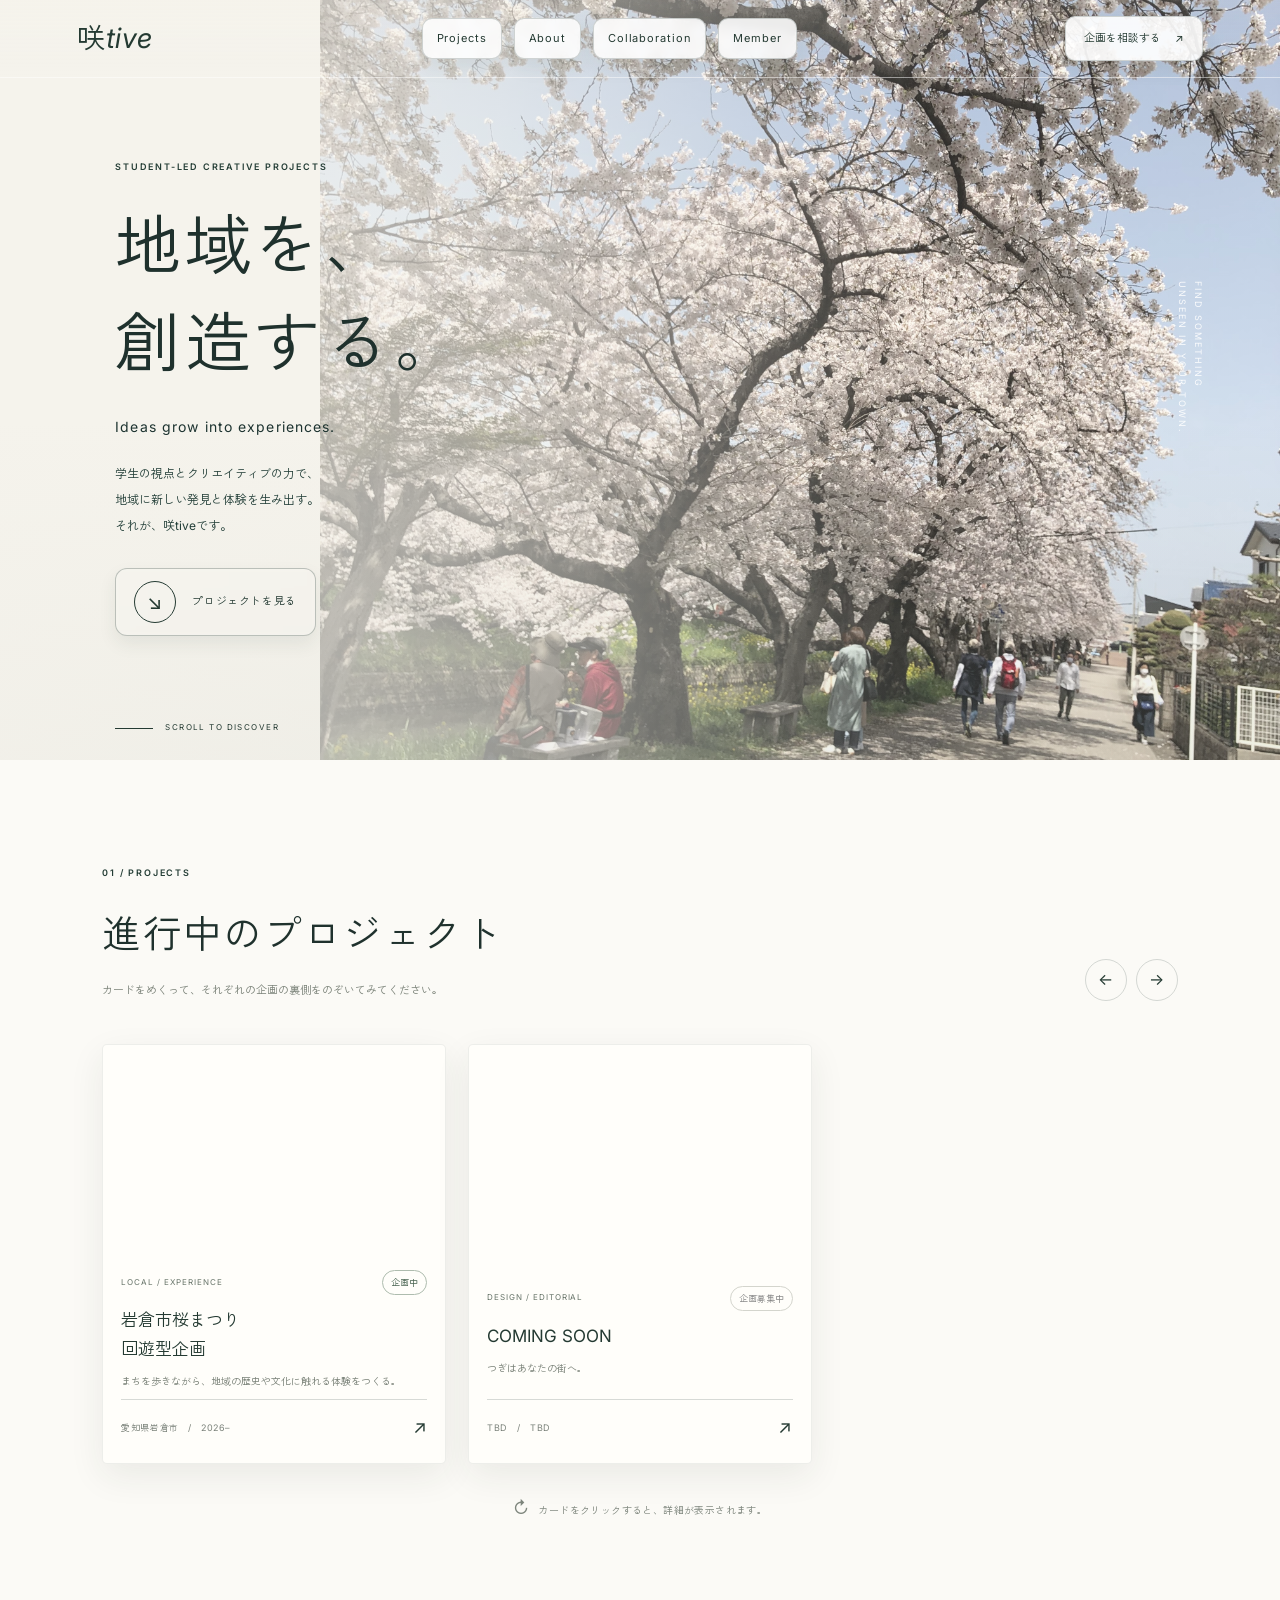
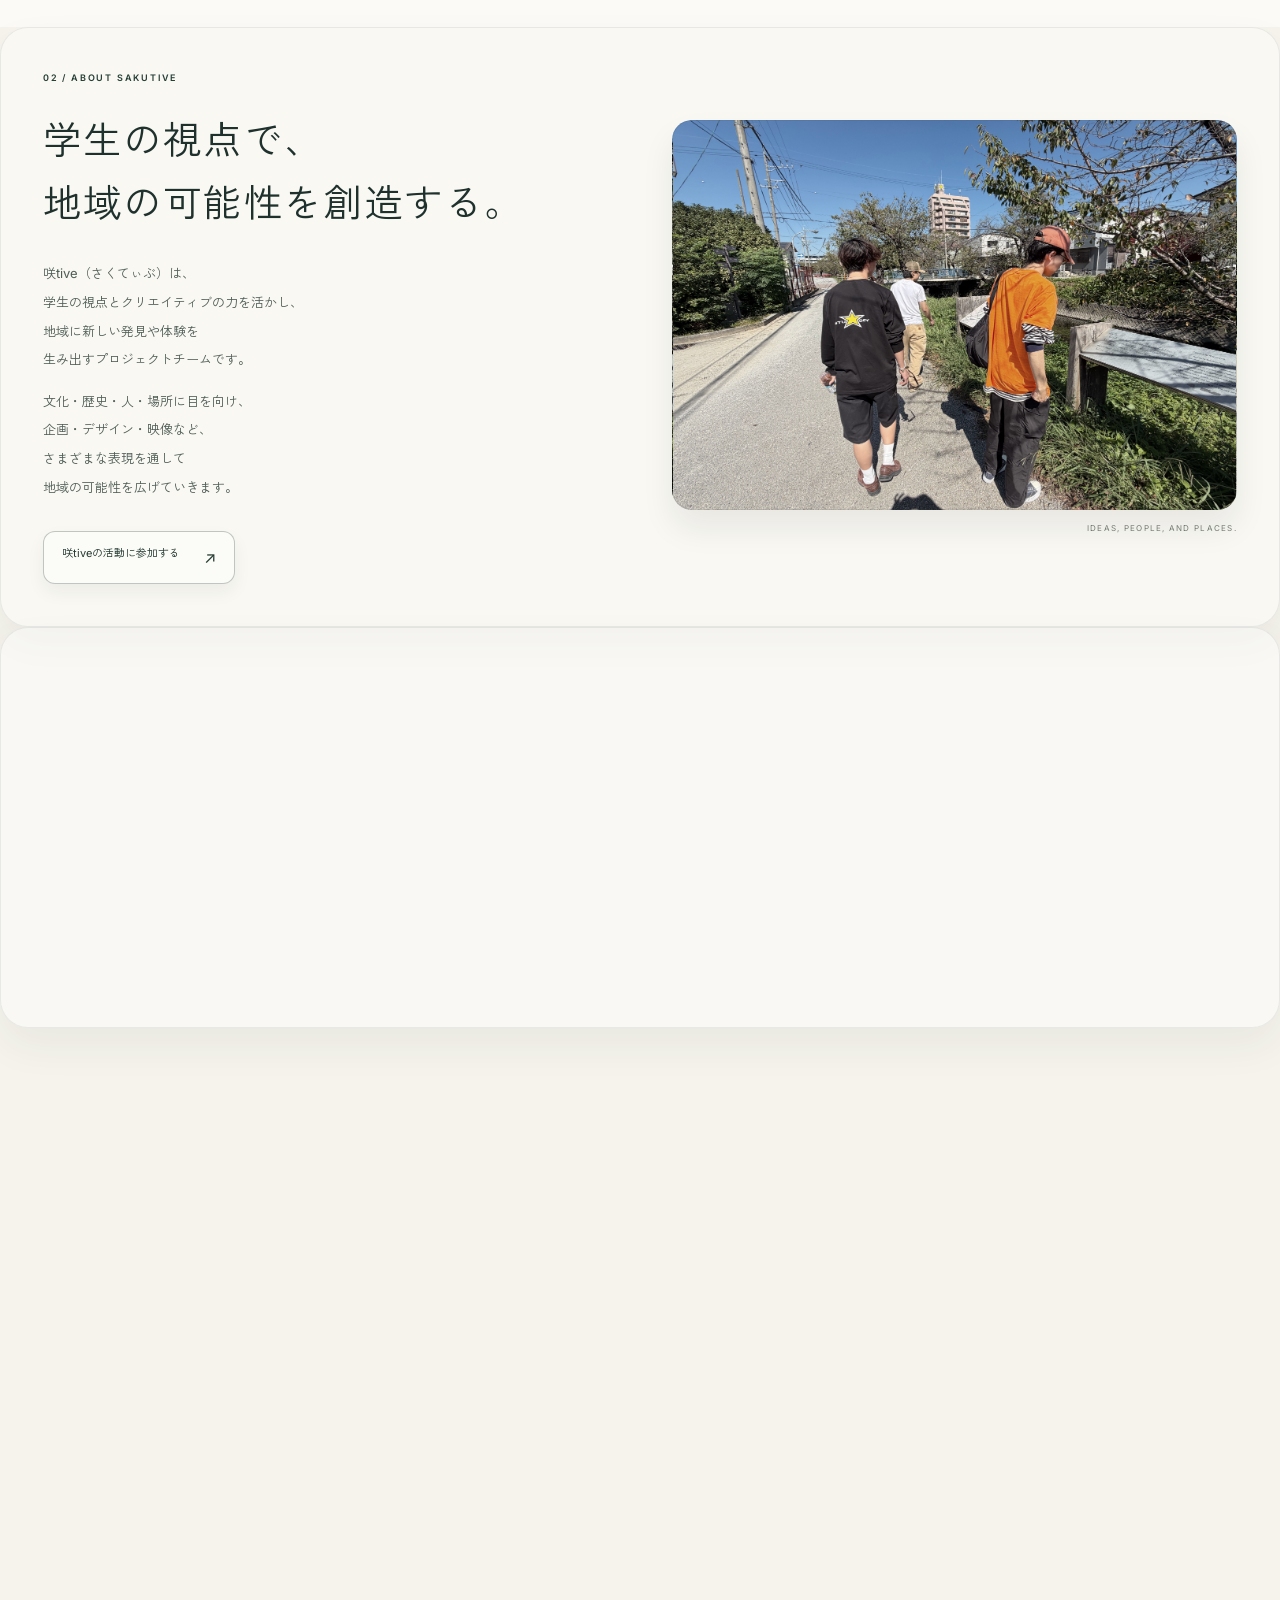
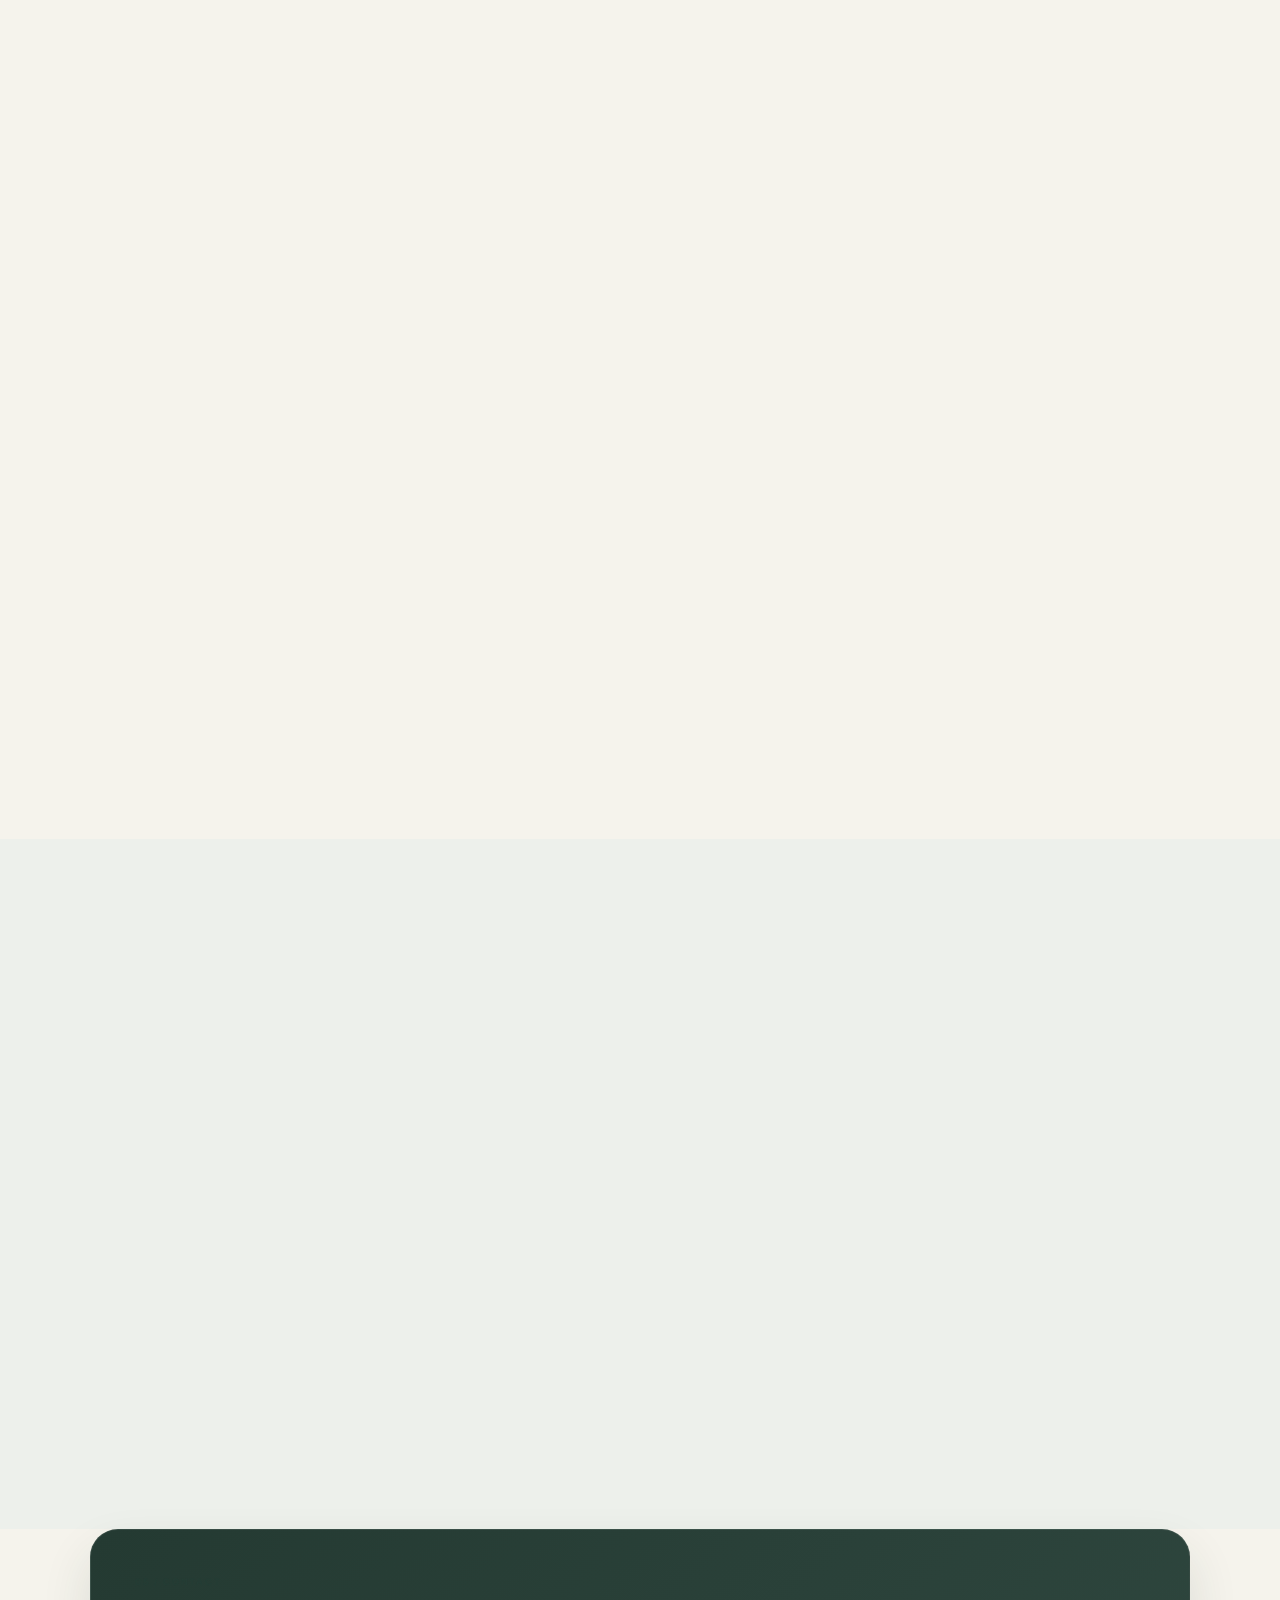
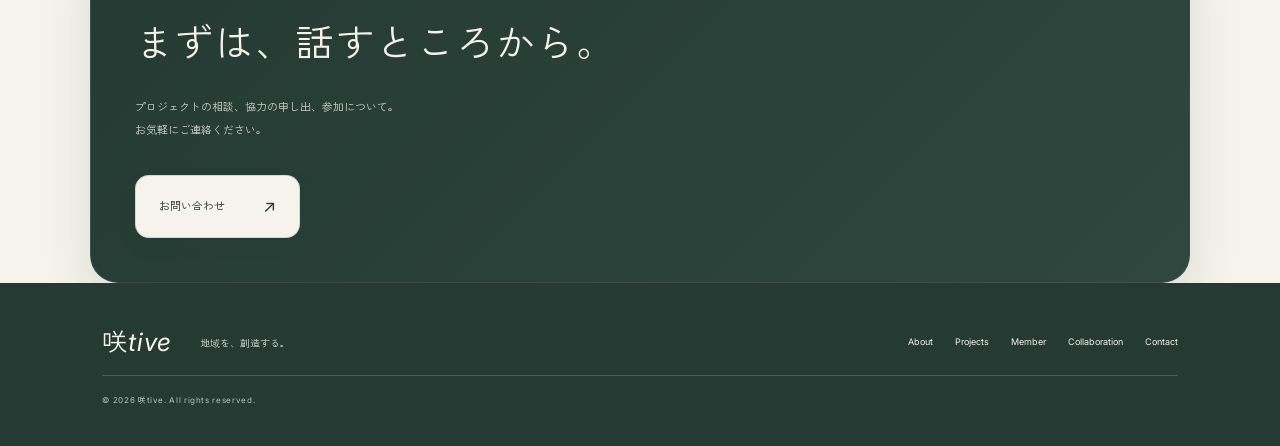
<file: index.html>
<!DOCTYPE html>
<html lang="ja">
<head>
  <meta charset="UTF-8">
  <meta name="viewport" content="width=device-width, initial-scale=1.0">
  <meta name="theme-color" content="#f5f3ec">
  <title>咲tive｜東海を拠点とした学生クリエイティブチーム</title>
  <meta name="description" content="東海を拠点に、学生の視点とクリエイティブの力で地域の新しい魅力を創造する咲tive（サクティブ）。">
  <link rel="preconnect" href="https://fonts.googleapis.com">
  <link rel="preconnect" href="https://fonts.gstatic.com" crossorigin>
  <link rel="preconnect" href="https://fonts.googleapis.com">
  <link rel="preconnect" href="https://fonts.gstatic.com" crossorigin>
  <link href="https://fonts.googleapis.com/css2?family=Zen+Kaku+Gothic+New:wght@400;500;700;900&family=Cormorant+Garamond:wght@400;500;600;700&family=Inter:wght@400;500;600;700;800&display=swap" rel="stylesheet">
  <link rel="stylesheet" href="style.css">
  <meta name="google-site-verification" content="IXHGrkEXkCvEn-8kOZJ4DSyr3Z4XODzWv0wbSp_ypFQ" />
</head>
<body>
  <header class="site-header">
    <a class="logo" href="#home" aria-label="咲tive トップ">咲<span>tive</span></a>
    <nav class="desktop-nav" aria-label="メインナビゲーション">
     <a href="#projects">Projects</a> <a href="#about">About</a><a href="#collab">Collaboration</a><a href="#member">Member</a>
    </nav>
    <a class="header-cta" href="#contact">企画を相談する <span>↗</span></a>
    <button class="menu-toggle" type="button" aria-label="メニューを開く" aria-expanded="false">☰</button>
  </header>

  <main>
    <section class="hero" id="home">
      <div class="hero-image" role="桜.jpeg" aria-label="春の川沿いと桜の風景"></div>
      <div class="hero-wash"></div>
      <div class="hero-copy reveal">
        <p class="eyebrow">STUDENT-LED CREATIVE PROJECTS</p>
        <h1>地域を、<br>創造する。</h1>
        <p class="hero-en">Ideas grow into experiences.</p>
        <p class="hero-desc">学生の視点とクリエイティブの力で、<br>地域に新しい発見と体験を生み出す。<br>それが、咲tiveです。</p>
        <a class="round-link" href="#projects"><span class="round-arrow">↘</span><span>プロジェクトを見る</span></a>
      </div>
      <div class="hero-note">FIND SOMETHING<br>UNSEEN IN YOUR TOWN.</div>
      <a class="scroll-cue" href="#projects"><span></span>SCROLL TO DISCOVER</a>
    </section>

    <section class="projects section-pad" id="projects">
      <div class="section-heading reveal">
        <div><p class="eyebrow">01 / PROJECTS</p><h2>進行中のプロジェクト</h2><p class="section-intro">カードをめくって、それぞれの企画の裏側をのぞいてみてください。</p></div>
        <div class="carousel-controls"><button id="prev" type="button" aria-label="前のプロジェクト">←</button><button id="next" type="button" aria-label="次のプロジェクト">→</button></div>
      </div>
      <div class="project-track" id="projectTrack">
        <article class="project-card reveal">
          <button class="card-inner" type="button" aria-label="桜まつり回遊型企画の詳細を表示" aria-pressed="false">
            <span class="card-face card-front">
              <span class="card-image cherry"></span><span class="card-meta"><span>LOCAL / EXPERIENCE</span><span class="status">企画中</span></span>
              <span class="card-title">岩倉市桜まつり<br>回遊型企画</span><span class="card-copy">まちを歩きながら、地域の歴史や文化に触れる体験をつくる。</span><span class="card-bottom">愛知県岩倉市　/　2026– <b>↗</b></span>
            </span>
            <span class="card-face card-back">
              <span class="eyebrow">PROJECT 01 / DETAILS</span><strong>まちの魅力を、<br>自分の足で見つける。</strong>
              <span class="back-copy">謎解きや物語をきっかけに、いつもの風景に新しい視点を生み出す体験型プロジェクト。</span>
              <span class="back-label">協力を募集しています</span><span class="back-copy small">地域情報の提供・制作協力・広報協力</span>
              <span class="back-cta">カードを戻す ↻</span>
            </span>
          </button>
        </article>
        <article class="project-card reveal">
          <button class="card-inner" type="button" aria-label="クリエイティブ制作プロジェクトの詳細を表示" aria-pressed="false">
            <span class="card-face card-front">
              <span class="card-image studio"></span><span class="card-meta"><span>DESIGN / EDITORIAL</span><span class="status status-muted">企画募集中</span></span>
              <span class="card-title">COMING SOON</span><span class="card-copy">つぎはあなたの街へ。</span><span class="card-bottom">TBD　/　TBD <b>↗</b></span>
            </span>
            <span class="card-face card-back">
              <span class="eyebrow">PROJECT 02 / DETAILS</span><strong>景色に、<br>あなたの新しい
                まなざしを。</strong>
              <span class="back-copy">映像・写真・デジタル、デザインの表現を活かし、地域の魅力を自分たちらしい切り口で届けます。</span>
              <span class="back-label">企画の相談を受付中</span><span class="back-copy small">映像制作・撮影・地域との連携</span>
              <span class="back-cta">カードを戻す ↻</span>
            </span>
          </button>
        </article>
      </div>
      <p class="interaction-hint"><span>↻</span> カードをクリックすると、詳細が表示されます。</p>
    </section>

    <section class="about section-pad" id="about">
      <div class="about-copy reveal"><p class="eyebrow">02 / ABOUT SAKUTIVE</p><h2>学生の視点で、<br>地域の可能性を創造する。</h2><p>咲tive（さくてぃぶ）は、<br>学生の視点とクリエイティブの力を活かし、<br>地域に新しい発見や体験を<br>
        生み出すプロジェクトチームです。</p><p>文化・歴史・人・場所に目を向け、<br>企画・デザイン・映像など、<br>さまざまな表現を通して<br>地域の可能性を広げていきます。</p><a class="text-link" href="#collab">咲tiveの活動に参加する <span>↗</span></a></div>
      <div class="about-visual reveal"><div class="about-photo"></div><span class="photo-caption">IDEAS, PEOPLE, AND PLACES.</span></div>
    </section>

    <section class="collab section-pad" id="collab">
      <div class="collab-top reveal"><p class="eyebrow">03 / COLLABORATION</p><h2>一緒に、<br>つくりませんか</h2><p>アイデアを持ち込む人も、<br>制作を支える人も。<br>プロジェクトはさまざまな関わりから生まれます</p></div>
      <div class="collab-options">
        <a class="collab-option reveal" href="#contact"><span class="option-number">01</span><span class="option-title">企画を相談する</span><span class="option-desc">企業・団体・地域の方</span><span class="option-arrow">↗</span></a>
        <a class="collab-option reveal" href="#contact"><span class="option-number">02</span><span class="option-title">プロジェクトに協力する</span><span class="option-desc">情報・物品・場所・技術など</span><span class="option-arrow">↗</span></a>
        <a class="collab-option reveal" href="#contact"><span class="option-number">03</span><span class="option-title">支援・協賛</span><span class="option-desc">地域の活動や事業を支えたい方</span><span class="option-arrow">↗</span></a>
      </div>
    </section>

    <section class="member-hero section-pad reveal" id="member">
      <div class="member-hero-copy">
        <p class="eyebrow">04 / MEMBER</p>
        <h1>CREATIVE TEAM</h1>
        <p class="member-hero-text">咲tive（さくてぃぶ）は、企画・デザイン・映像・地域連携、様々な表現を通して文化の魅力を新しい形として制作するチームです。<br>一人ひとりの視点が、まちに新しいデザインを創造します。</p>
      </div>
      <div class="member-hero-card reveal">
        <span class="member-badge">TEAM THEME</span>
        <strong>学生 × デザイン × 地域</strong>
      </div>
    </section>

    <section class="member-grid section-pad">
      <div class="section-heading reveal">
        <div><p class="eyebrow">TEAM MEMBERS</p><h2>MEMBER</h2></div>
      </div>
      <div class="member-cards">
        <article class="member-card reveal member-flip-card">
          <div class="member-flip-inner">
            <div class="member-info">
              <span class="member-role">代表 / 企画</span>
              <h3>山田 優弥</h3>
              <p>地域の魅力を発見し、体験へ変えるきっかけづくりを担当しています。</p>
              <p>名古屋造形大学造形学部情報表現領域一年生</p>
              <span class="member-flip-hint">タップして写真を見る <span aria-hidden="true">↻</span></span>
            </div>
            <div class="member-flip-photo">
              <img src="山田優弥の写真.JPG" alt="山田 優弥の写真">
              <span class="member-flip-back-hint" aria-hidden="true">↻ 紹介に戻る</span>
            </div>
          </div>
          <button class="member-flip-trigger" type="button" aria-label="山田 優弥の写真を表示" aria-pressed="false"></button>
        </article>
        <article class="member-card reveal member-flip-card">
          <div class="member-flip-inner">
            <div class="member-info">
              <span class="member-role">副代表 / デザイン / 方向性</span>
              <h3>西村望莉</h3>
              <p>地域の物語を、見た目と感情で伝えるデザインを考えています。</p>
              <span class="member-flip-hint">タップして写真を見る <span aria-hidden="true">↻</span></span>
            </div>
            <div class="member-flip-photo">
              <img src="西村の写真.JPG" alt="西村 望莉の写真">
              <span class="member-flip-back-hint" aria-hidden="true">↻ 紹介に戻る</span>
            </div>
          </div>
          <button class="member-flip-trigger" type="button" aria-label="西村望莉の写真を表示" aria-pressed="false"></button>
        </article>
        <article class="member-card reveal member-flip-card">
          <div class="member-flip-inner">
            <div class="member-info">
              <span class="member-role">地域連携 / 取材 / 設計</span>
              <h3>山田 琢翔</h3>
              <p>人と場所のつながりを大切にし、地域の新しい魅力を企画に落とし込んでいます。</p>
              <span class="member-flip-hint">タップして写真を見る <span aria-hidden="true">↻</span></span>
            </div>
            <div class="member-flip-photo">
              <img src="山田の写真.JPG" alt="山田 琢翔の写真">
              <span class="member-flip-back-hint" aria-hidden="true">↻ 紹介に戻る</span>
            </div>
          </div>
          <button class="member-flip-trigger" type="button" aria-label="山田 琢翔の写真を表示" aria-pressed="false"></button>
        </article>
        <article class="member-card reveal member-flip-card">
          <div class="member-flip-inner">
            <div class="member-info">
              <span class="member-role">地域連携 / 取材 / 設計</span>
              <h3>古川 陽向</h3>
              <p>人と場所のつながりを大切にし、地域の新しい魅力を企画に落とし込んでいます。</p>
              <span class="member-flip-hint">タップして写真を見る <span aria-hidden="true">↻</span></span>
            </div>
            <div class="member-flip-photo">
              <img src="日向の写真.JPG" alt="古川 陽向の写真">
              <span class="member-flip-back-hint" aria-hidden="true">↻ 紹介に戻る</span>
            </div>
          </div>
          <button class="member-flip-trigger" type="button" aria-label="古川 陽向の写真を表示" aria-pressed="false"></button>
        </article>
        <article class="member-card reveal member-flip-card">
          <div class="member-flip-inner">
            <div class="member-info">
              <span class="member-role">グラフィックデザイン / 広告デザイン</span>
              <h3>守岡 穂夏</h3>
              <p>町の風景、文化の魅力が伝わるデザインを提案。</p>
              <span class="member-flip-hint">タップして写真を見る <span aria-hidden="true">↻</span></span>
            </div>
            <div class="member-flip-photo">
              <img src="守岡の写真.jpeg" alt="守岡 穂夏の写真">
              <span class="member-flip-back-hint" aria-hidden="true">↻ 紹介に戻る</span>
            </div>
          </div>
          <button class="member-flip-trigger" type="button" aria-label="守岡 穂夏の写真を表示" aria-pressed="false"></button>
        </article>
        <article class="member-card reveal member-flip-card">
          <div class="member-flip-inner">
            <div class="member-info">
              <span class="member-role">グラフィックデザイン / 広告デザイン</span>
              <h3>川口 真奈</h3>
              <p>町の風景、文化の魅力が伝わるデザインを提案。</p>
              <span class="member-flip-hint">タップして写真を見る <span aria-hidden="true">↻</span></span>
            </div>
            <div class="member-flip-photo">
              <img src="川口の写真.JPG" alt="川口 真奈の写真">
              <span class="member-flip-back-hint" aria-hidden="true">↻ 紹介に戻る</span>
            </div>
          </div>
          <button class="member-flip-trigger" type="button" aria-label="川口 真奈の写真を表示" aria-pressed="false"></button>
        </article>
        <article class="member-card reveal member-flip-card">
          <div class="member-flip-inner">
            <div class="member-info">
              <span class="member-role">企画 / プロダクトデザイン</span>
              <h3>中村 晃輔</h3>
              <p>地域の課題を発見し、体験や仕組みとして形にする企画とデザインを行っています。</p>
              <span class="member-flip-hint">タップして写真を見る <span aria-hidden="true">↻</span></span>
            </div>
            <div class="member-flip-photo">
              <img src="中村の写真.JPG" alt="中村 晃輔の写真">
              <span class="member-flip-back-hint" aria-hidden="true">↻ 紹介に戻る</span>
            </div>
          </div>
          <button class="member-flip-trigger" type="button" aria-label="中村 晃輔の写真を表示" aria-pressed="false"></button>
        </article>
        <article class="member-card reveal member-flip-card">
          <div class="member-flip-inner">
            <div class="member-info">
              <span class="member-role">企画 / プロダクトデザイン</span>
              <h3>壁谷 弦</h3>
              <p>地域の課題を発見し、体験や仕組みとして形にする企画とデザインを行っています。</p>
              <span class="member-flip-hint">タップして写真を見る <span aria-hidden="true">↻</span></span>
            </div>
            <div class="member-flip-photo">
              <img src="壁谷の写真.JPG" alt="壁谷 弦の写真">
              <span class="member-flip-back-hint" aria-hidden="true">↻ 紹介に戻る</span>
            </div>
          </div>
          <button class="member-flip-trigger" type="button" aria-label="壁谷 弦の写真を表示" aria-pressed="false"></button>
        </article>
        <article class="member-card reveal member-flip-card">
          <div class="member-flip-inner">
            <div class="member-info">
              <span class="member-role">企画 / 体験デザイン</span>
              <h3>多田 風花</h3>
              <p>地域の情報を、わかりやすく伝わる体験として形にする役割を担っています。</p>
              <span class="member-flip-hint">タップして写真を見る <span aria-hidden="true">↻</span></span>
            </div>
            <div class="member-flip-photo">
              <img src="多田の写真.JPG" alt="多田 風花の写真" data-alternate-src="多田の写真２.JPG">
              <span class="member-flip-back-hint" aria-hidden="true">↻ 紹介に戻る</span>
            </div>
          </div>
          <button class="member-flip-trigger" type="button" aria-label="多田 風花の写真を表示" aria-pressed="false"></button>
        </article>
        <article class="member-card reveal member-flip-card">
          <div class="member-flip-inner">
            <div class="member-info">
              <span class="member-role">企画 / 体験デザイン</span>
              <h3>牧野 莉子</h3>
              <p>地域の情報を、わかりやすく伝わる体験として形にする役割を担っています。</p>
              <span class="member-flip-hint">タップして写真を見る <span aria-hidden="true">↻</span></span>
            </div>
            <div class="member-flip-photo">
              <img src="牧野の写真.jpg" alt="牧野 莉子の写真">
              <span class="member-flip-back-hint" aria-hidden="true">↻ 紹介に戻る</span>
            </div>
          </div>
          <button class="member-flip-trigger" type="button" aria-label="牧野 莉子の写真を表示" aria-pressed="false"></button>
        </article>
      </div>
    </section>

    <section class="member-profile section-pad">
      <div class="member-figure reveal">
        <div class="member-figure-photo" role="img" aria-label="会議の様子"></div>
      </div>
      <div class="member-detail reveal">
        <p class="eyebrow">TEAM CULTURE</p>
        <h2>一歩先の好奇心を、<br>一緒に育てる。</h2>
        <p>咲tiveでは、地域の人と関わることを大切にしながら、企画の価値と制作の楽しさを一緒に育んでいます。<br>「自分たちのまちにある面白さ」を探し、見つけたものを、もっと多くの人に届く形にしていきます。</p>
        <ul class="member-points">
          <li>地域の中で起こる「面白い」を見つける</li>
          <li>企画・制作・運営までを一緒に考える</li>
          <li>学生の視点を尊重しながら、実社会へつなぐ</li>
        </ul>
      </div>
    </section>

    <section class="contact section-pad" id="contact">
      <p class="eyebrow">05 / CONTACT</p><h2>まずは、話すところから。</h2><p>プロジェクトの相談、協力の申し出、参加について。<br>お気軽にご連絡ください。</p>
      <a class="contact-button" href="mailto:yuuyayamada94@gmail.com">お問い合わせ <span>↗</span></a>
    </section>
  </main>

  <footer class="site-footer">
    <a class="logo footer-logo" href="#home">咲<span>tive</span></a><p>地域を、創造する。</p>
    <nav><a href="#about">About</a><a href="#projects">Projects</a><a href="#member">Member</a><a href="#collab">Collaboration</a><a href="#contact">Contact</a></nav>
    <span class="copyright">© 2026 咲tive. All rights reserved.</span>
  </footer>
  <script src="script.js"></script>
</body>
</html>
</file>
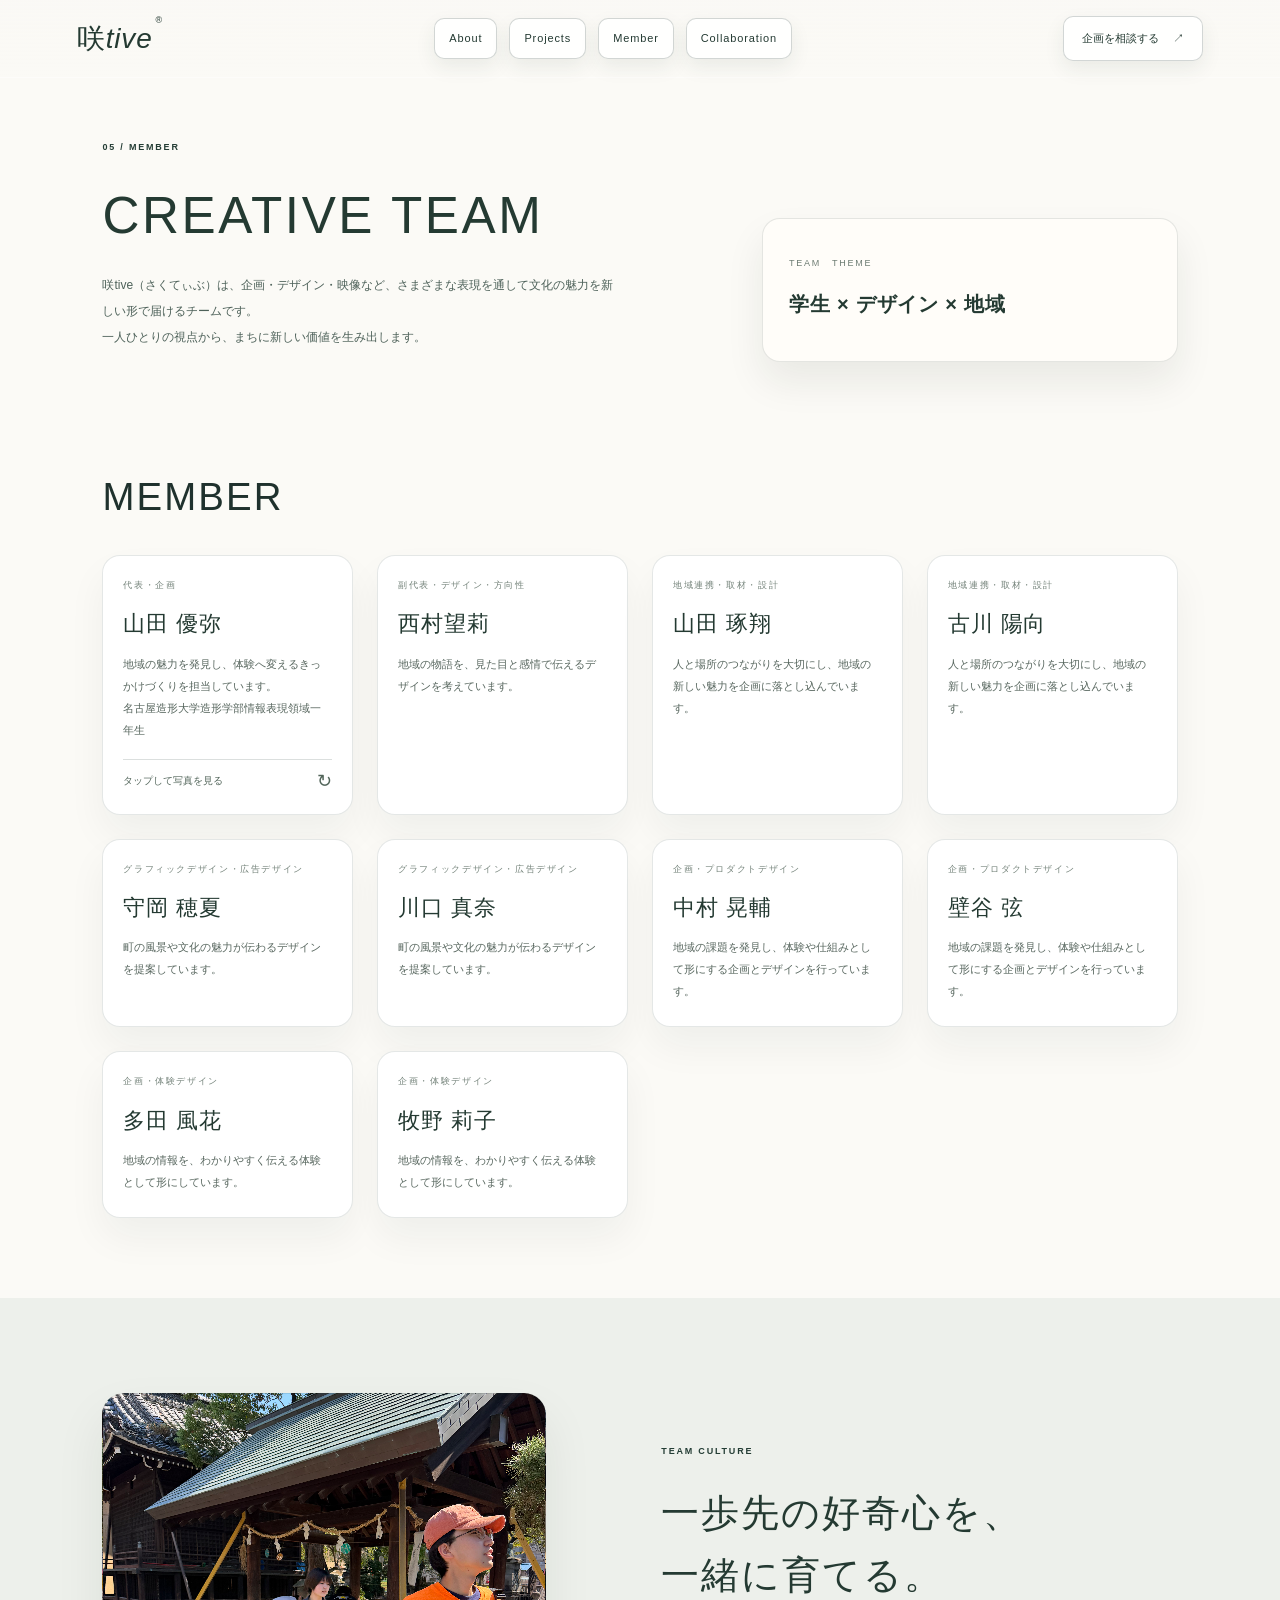
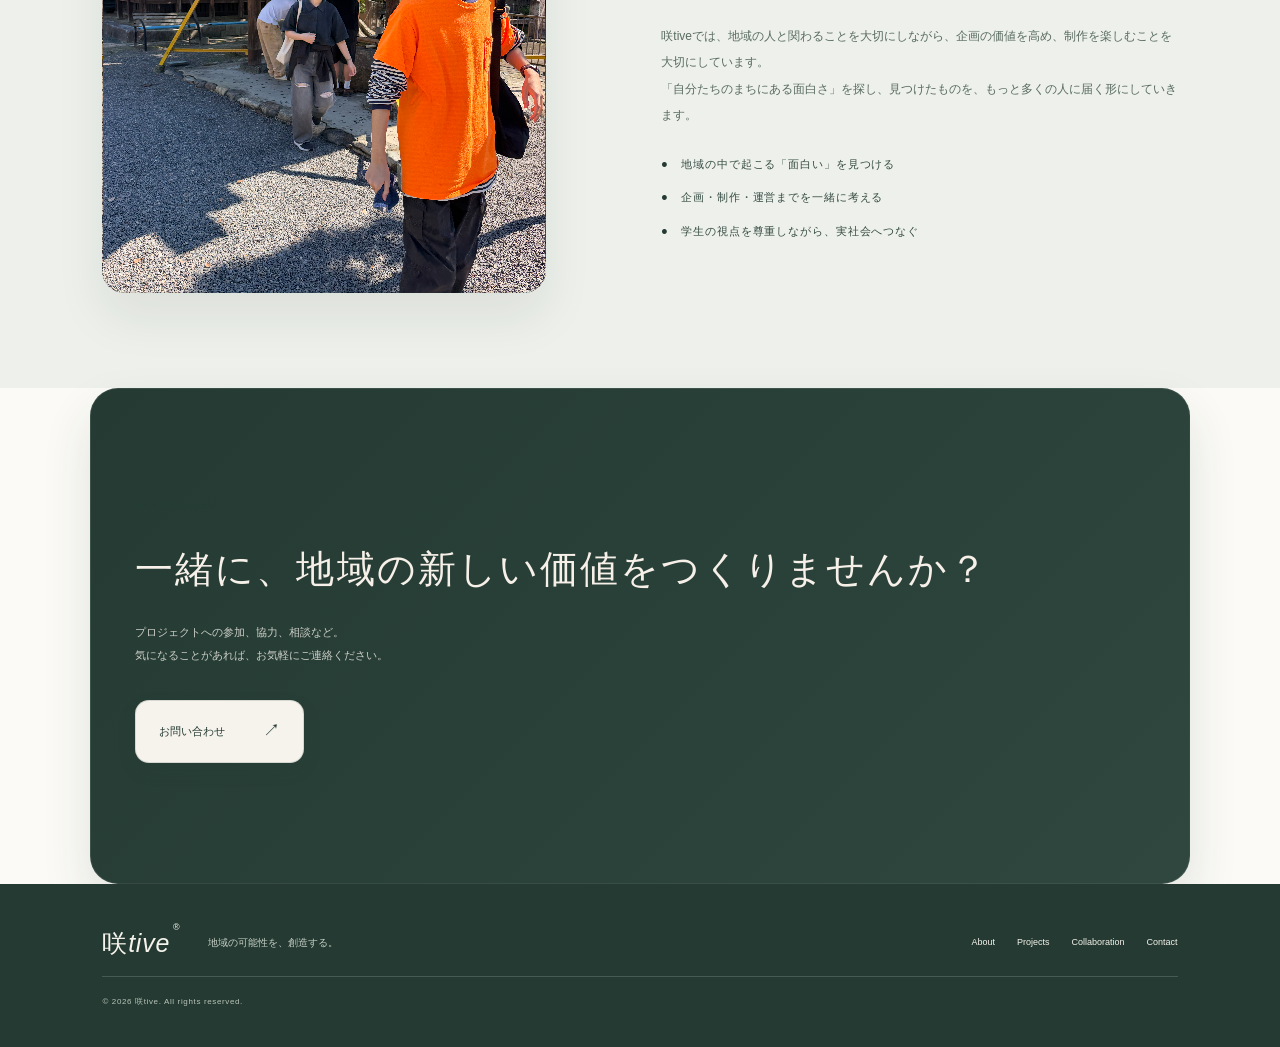
<file: member.html>
<!DOCTYPE html>
<html lang="ja">
<head>
  <meta charset="UTF-8">
  <meta name="viewport" content="width=device-width, initial-scale=1.0">
  <meta name="theme-color" content="#f5f3ec">
  <title>メンバー紹介 | 咲tive</title>
  <meta name="description" content="咲tiveのメンバー紹介ページです。咲tiveで活動するメンバーをご紹介します。">
  <link rel="preconnect" href="https://fonts.googleapis.com">
  <link rel="preconnect" href="https://fonts.gstatic.com" crossorigin>
  <link href="https://fonts.googleapis.com/css2?family=DM+Sans:wght@400;500;600;700&family=Noto+Serif+JP:wght@400;500;600&display=swap" rel="stylesheet">
  <link rel="stylesheet" href="style.css">
</head>
<body class="member-page">
  <header class="site-header">
    <a class="logo" href="index.html" aria-label="咲tive トップ">咲<span>tive</span><i>®</i></a>
    <nav class="desktop-nav" aria-label="メインナビゲーション">
      <a href="index.html#about">About</a>
      <a href="index.html#projects">Projects</a>
      <a href="member.html">Member</a>
      <a href="index.html#collab">Collaboration</a>
    </nav>
    <a class="header-cta" href="index.html#contact">企画を相談する <span>↗</span></a>
    <button class="menu-toggle" aria-label="メニューを開く" aria-expanded="false">☰</button>
  </header>

  <main>
    <section class="member-hero section-pad reveal">
      <div class="member-hero-copy">
        <p class="eyebrow">05 / MEMBER</p>
        <h1>CREATIVE TEAM</h1>
        <p class="member-hero-text">咲tive（さくてぃぶ）は、企画・デザイン・映像など、さまざまな表現を通して文化の魅力を新しい形で届けるチームです。<br>一人ひとりの視点から、まちに新しい価値を生み出します。</p>
      </div>
      <div class="member-hero-card reveal">
        <span class="member-badge">TEAM　THEME</span>
        <strong>学生 × デザイン × 地域</strong>
        <p></p>
      </div>
    </section>

    <section class="member-grid section-pad">
      <div class="section-heading reveal">
        <div>
          <p class="eyebrow"></p>
          <h2>MEMBER</h2>
        </div>
      </div>

      <div class="member-cards">
        <article class="member-card reveal member-flip-card">
          <div class="member-flip-inner">
            <div class="member-info">
            <span class="member-role">代表・企画</span>
            <h3>山田 優弥</h3>
            <p>地域の魅力を発見し、体験へ変えるきっかけづくりを担当しています。</p>
            <p>名古屋造形大学造形学部情報表現領域一年生</p>
            <span class="member-flip-hint">タップして写真を見る <span aria-hidden="true">↻</span></span>
            </div>
            <div class="member-flip-photo">
              <img src="IMG_0913.JPG" alt="山田 優弥">
              <span class="member-flip-back-hint" aria-hidden="true">↻ 紹介に戻る</span>
            </div>
          </div>
          <button class="member-flip-trigger" type="button" aria-label="山田 優弥の写真を表示" aria-pressed="false"></button>
        </article>

        <article class="member-card reveal">
          <div class="member-info">
            <span class="member-role">副代表・デザイン・方向性</span>
            <h3>西村望莉</h3>
            <p>地域の物語を、見た目と感情で伝えるデザインを考えています。</p>
          </div>
        </article>

        <article class="member-card reveal">
          <div class="member-info">
            <span class="member-role">地域連携・取材・設計
            </span>
            <h3>山田 琢翔</h3>
            <p>人と場所のつながりを大切にし、地域の新しい魅力を企画に落とし込んでいます。</p>
          </div>
        </article>

        <article class="member-card reveal">
          <div class="member-info">
            <span class="member-role">地域連携・取材・設計</span>
            <h3>古川 陽向</h3>
            <p>人と場所のつながりを大切にし、地域の新しい魅力を企画に落とし込んでいます。</p>
          </div>
        </article>

        <article class="member-card reveal">
          <div class="member-info">
            <span class="member-role">グラフィックデザイン・広告デザイン</span>
            <h3>守岡 穂夏</h3>
            <p>町の風景や文化の魅力が伝わるデザインを提案しています。</p>
          </div>
        </article>

        <article class="member-card reveal">
          <div class="member-info">
            <span class="member-role">グラフィックデザイン・広告デザイン</span>
            <h3>川口 真奈</h3>
            <p>町の風景や文化の魅力が伝わるデザインを提案しています。</p>
          </div>
        </article>

        <article class="member-card reveal">
          <div class="member-info">
            <span class="member-role">企画・プロダクトデザイン</span>
            <h3>中村 晃輔</h3>
            <p>地域の課題を発見し、体験や仕組みとして形にする企画とデザインを行っています。</p>
          </div>
        </article>

        <article class="member-card reveal">
          <div class="member-info">
            <span class="member-role">企画・プロダクトデザイン</span>
            <h3>壁谷 弦</h3>
            <p>地域の課題を発見し、体験や仕組みとして形にする企画とデザインを行っています。</p>
          </div>
        </article>

        <article class="member-card reveal">
          <div class="member-info">
            <span class="member-role">企画・体験デザイン</span>
            <h3>多田 風花</h3>
            <p>地域の情報を、わかりやすく伝える体験として形にしています。</p>
          </div>
        </article>

        <article class="member-card reveal">
          <div class="member-info">
            <span class="member-role">企画・体験デザイン</span>
            <h3>牧野 莉子</h3>
            <p>地域の情報を、わかりやすく伝える体験として形にしています。</p>
          </div>
        </article>
      </div>
    </section>

    <section class="member-profile section-pad">
      <div class="member-figure reveal">
        <div class="member-figure-photo" role="img" aria-label="会議の様子"></div>
      </div>
      <div class="member-detail reveal">
        <p class="eyebrow">TEAM CULTURE</p>
        <h2>一歩先の好奇心を、<br>一緒に育てる。</h2>
        <p>咲tiveでは、地域の人と関わることを大切にしながら、企画の価値を高め、制作を楽しむことを大切にしています。<br>「自分たちのまちにある面白さ」を探し、見つけたものを、もっと多くの人に届く形にしていきます。</p>
        <ul class="member-points">
          <li>地域の中で起こる「面白い」を見つける</li>
          <li>企画・制作・運営までを一緒に考える</li>
          <li>学生の視点を尊重しながら、実社会へつなぐ</li>
        </ul>
      </div>
    </section>

    <section class="contact section-pad" id="contact">
      <p class="eyebrow">06 / CONTACT</p>
      <h2>一緒に、地域の新しい価値をつくりませんか？</h2>
      <p>プロジェクトへの参加、協力、相談など。<br>気になることがあれば、お気軽にご連絡ください。</p>
      <a class="contact-button" href="mailto:yuuyayamada94@gmail.com">お問い合わせ <span>↗</span></a>
    </section>
  </main>

  <footer class="site-footer">
    <a class="logo footer-logo" href="index.html">咲<span>tive</span><i>®</i></a>
    <p>地域の可能性を、創造する。</p>
    <nav>
      <a href="index.html#about">About</a>
      <a href="index.html#projects">Projects</a>
      <a href="index.html#collab">Collaboration</a>
      <a href="index.html#contact">Contact</a>
    </nav>
    <span class="copyright">© 2026 咲tive. All rights reserved.</span>
  </footer>

  <script src="script.js"></script>
</body>
</html>
</file>
<file: style.css>
/* 咲tive — editorial, calm, interactive */
:root{--paper:#f5f3ec;--paper-light:#fbfaf6;--ink:#243a32;--muted:#777f75;--sage:#dce3d8;--line:rgba(36,58,50,.18);--serif:"Inter","Noto Serif JP",serif;--sans:"Inter","Zen Kaku Gothic New","Noto Sans JP",sans-serif}
*{box-sizing:border-box}html{scroll-behavior:smooth;scroll-padding-top:90px}body{margin:0;background:var(--paper);color:var(--ink);font-family:var(--sans);font-weight:400;line-height:1.7}a{color:inherit;text-decoration:none}button{font:inherit;color:inherit}.site-header{height:78px;padding:0 6vw;display:flex;align-items:center;justify-content:space-between;position:absolute;z-index:10;top:0;left:0;width:100%;border-bottom:1px solid rgba(255,255,255,.45);background:linear-gradient(180deg,rgba(245,243,236,.08),transparent)}.logo{font-family:var(--serif);font-size:28px;letter-spacing:.03em;white-space:nowrap}.logo span{font-style:italic}.logo i{font:9px var(--sans);vertical-align:top;margin-left:3px}.desktop-nav{display:flex;gap:12px;font-size:11px;letter-spacing:.08em;align-items:center}.desktop-nav a,.site-footer nav a{transition:opacity .25s}.desktop-nav a{display:inline-flex;align-items:center;justify-content:center;padding:10px 14px;border:1px solid rgba(34,52,46,.2);background:rgba(255,255,255,.88);border-radius:10px;color:var(--ink);backdrop-filter:blur(4px);box-shadow:0 6px 20px rgba(36,58,50,.08)}.desktop-nav a:hover,.site-footer nav a:hover{opacity:.7}.header-cta{display:inline-flex;align-items:center;justify-content:center;border:1px solid rgba(34,52,46,.2);background:rgba(255,255,255,.9);border-radius:10px;padding:12px 18px;font-size:11px;transition:background .25s,color .25s;box-shadow:0 6px 20px rgba(36,58,50,.08)}.header-cta:hover{background:var(--ink);color:var(--paper)}.header-cta span{margin-left:14px}.menu-toggle{display:none;background:none;border:0;font-size:23px}
.hero{height:min(760px,90vh);min-height:610px;position:relative;overflow:hidden;display:flex;align-items:center;padding:100px 9vw 65px}.hero-image{position:absolute;inset:0 0 0 25%;background-image:url("桜.jpeg");background-size:cover;background-position:center 52%;filter:saturate(.68)}.hero-wash{position:absolute;inset:0;background:linear-gradient(90deg,rgba(245,243,236,.82) 0%,rgba(245,243,236,.74) 20%,rgba(245,243,236,.62) 39%,rgba(245,243,236,.18) 72%),linear-gradient(0deg,rgba(36,58,50,.09),transparent 45%)}.hero-copy{position:relative;z-index:1;max-width:510px;padding:18px 20px 18px 0;text-shadow:0 1px 0 rgba(255,255,255,.18)}.eyebrow{font-size:9px;letter-spacing:.2em;font-weight:600;margin:0 0 23px;color:#243d35}.hero h1,.section-heading h2,.about h2,.collab h2,.contact h2{font-family:var(--serif);font-weight:400;letter-spacing:.055em;line-height:1.65;margin:0;color:#1f312d}.hero h1{font-size:clamp(38px,5.2vw,66px);line-height:1.48}.hero-en{font-family:var(--serif);letter-spacing:.08em;font-size:14px;margin:22px 0;color:#1d3330}.hero-desc{font-size:12px;line-height:2.2;color:#213d36}.round-link{display:flex;align-items:center;gap:16px;margin-top:28px;font-size:11px;letter-spacing:.06em;width:max-content;padding:12px 18px;border:1px solid rgba(36,58,50,.28);border-radius:12px;background:rgba(255,255,255,.16);backdrop-filter:blur(2px);box-shadow:0 8px 18px rgba(36,58,50,.08)}.round-arrow{width:42px;height:42px;border:1px solid var(--ink);border-radius:50%;display:grid;place-items:center;font-size:20px;transition:transform .3s,background .3s,color .3s}.round-link:hover .round-arrow{transform:rotate(-45deg);background:var(--ink);color:var(--paper)}.hero-note{position:absolute;right:5.8%;top:37%;writing-mode:vertical-rl;font-size:9px;line-height:1.8;letter-spacing:.22em;color:rgba(255,255,255,.9)}.scroll-cue{position:absolute;bottom:25px;left:9vw;font-size:8px;letter-spacing:.18em;display:flex;align-items:center;gap:12px}.scroll-cue span{height:1px;width:38px;background:var(--ink)}
.section-pad{padding:105px 8vw}.projects{overflow:hidden;background:var(--paper-light)}.section-heading{display:flex;align-items:end;justify-content:space-between;margin-bottom:43px}.section-heading h2,.about h2,.collab h2,.contact h2{font-size:clamp(27px,3vw,40px)}.section-intro{font-size:11px;line-height:1.9;color:var(--muted);margin:13px 0 0}.carousel-controls{display:flex;gap:9px}.carousel-controls button{height:42px;width:42px;border:1px solid var(--line);border-radius:50%;background:transparent;cursor:pointer;transition:background .2s,color .2s}.carousel-controls button:hover{background:var(--ink);color:white}.project-track{display:grid;grid-template-columns:repeat(3,minmax(250px,1fr));gap:22px;align-items:stretch;perspective:1400px}.project-card{min-width:0;min-height:420px;perspective:1200px}.card-inner{display:block;position:relative;width:100%;height:100%;min-height:420px;border:0;background:transparent;padding:0;text-align:left;cursor:pointer;transform-style:preserve-3d;transition:transform .75s cubic-bezier(.2,.75,.25,1);border-radius:5px}.project-card.is-flipped .card-inner{transform:rotateY(180deg)}.card-face{position:absolute;inset:0;display:flex;flex-direction:column;backface-visibility:hidden;-webkit-backface-visibility:hidden;border:1px solid rgba(36,58,50,.08);border-radius:5px;overflow:hidden;box-shadow:0 12px 35px rgba(37,48,40,.08);background:#fffefa}.card-front{padding-bottom:20px}.card-image{height:225px;display:block;background-size:cover;background-position:center;transition:transform .6s}.card-inner:hover .card-image{transform:scale(1.025)}.cherry{background-image:url("https://images.unsplash.com/photo-1522383225653-ed111181a951?auto=format&fit=crop&w=900&q=80")}.studio{background-image:url("https://images.unsplash.com/photo-1455390582262-044c ವ3d?auto=format&fit=crop&w=900&q=80");background-image:url("https://images.unsplash.com/photo-1455390582262-044c3d3d?auto=format&fit=crop&w=900&q=80")}.town{background-image:url("https://images.unsplash.com/photo-1519608487953-e999c86e7455?auto=format&fit=crop&w=900&q=80")}.card-meta{display:flex;justify-content:space-between;align-items:center;padding:16px 18px 7px;font-size:8px;letter-spacing:.12em;color:#68756a}.status{font-size:9px;letter-spacing:0;border:1px solid #aebcae;padding:4px 8px;border-radius:20px;color:#496451}.status-muted{color:#888;border-color:#d4d5cd}.card-title{font-family:var(--serif);font-size:17px;padding:4px 18px 0;line-height:1.7}.card-copy{font-size:10px;line-height:1.9;color:var(--muted);padding:8px 18px}.card-bottom{display:flex;justify-content:space-between;align-items:center;margin:auto 18px 0;padding-top:12px;border-top:1px solid var(--line);font-size:9px;color:#7b827a;letter-spacing:.06em}.card-bottom b{font-size:18px;color:var(--ink);font-weight:400}.card-back{transform:rotateY(180deg);padding:28px 24px;background:var(--sage);justify-content:center}.card-back .eyebrow{margin-bottom:30px}.card-back strong{font:400 23px/1.8 var(--serif);letter-spacing:.04em}.back-copy{font-size:11px;line-height:2.1;color:#526257;margin-top:20px}.back-label{font-size:10px;letter-spacing:.08em;margin-top:28px;padding-top:15px;border-top:1px solid rgba(36,58,50,.22)}.back-copy.small{font-size:10px;margin-top:8px}.back-cta{margin-top:24px;font-size:10px;letter-spacing:.08em}.interaction-hint{text-align:center;color:#7e867d;font-size:10px;margin:30px 0 0;letter-spacing:.04em}.interaction-hint span{font-size:17px;margin-right:6px}
.about{display:grid;grid-template-columns:1fr 1fr;gap:clamp(30px,5vw,72px);align-items:center;background:rgba(255,255,255,.4);border:1px solid rgba(36,58,50,.08);border-radius:28px;padding:clamp(24px,4vw,42px);box-shadow:0 18px 40px rgba(36,58,50,.06)}.about-copy{max-width:510px}.about-copy>p:not(.eyebrow){font-size:13px;line-height:2.2;color:#4f5d57}.about-copy h2{margin-bottom:24px}.text-link{display:inline-flex;gap:24px;border:1px solid rgba(36,58,50,.28);border-radius:12px;padding:12px 18px;font-size:11px;margin-top:17px;background:rgba(255,255,255,.4);box-shadow:0 8px 18px rgba(36,58,50,.06)}.text-link span{font-size:16px}.contact-button,.header-cta,.desktop-nav a{box-shadow:0 8px 20px rgba(36,58,50,.08)}.about-visual{position:relative;padding:0}.about-photo{height:390px;background:url("IMG_6183.jpeg") center/cover;border-radius:20px;border:1px solid rgba(36,58,50,.08);box-shadow:0 18px 32px rgba(24,35,30,.08);filter:saturate(.7)}.photo-caption{font-size:8px;letter-spacing:.16em;display:block;text-align:right;margin-top:12px;color:var(--muted)}.about-stamp{display:none}
.collab{background:rgba(255,255,255,.45);border:1px solid rgba(36,58,50,.08);border-radius:28px;padding:clamp(24px,4vw,42px);display:grid;grid-template-columns:.85fr 1.15fr;gap:clamp(24px,4vw,56px);align-items:start;box-shadow:0 18px 40px rgba(36,58,50,.06)}.collab-top p:not(.eyebrow){font-size:11px;line-height:2.1;color:#69746a;margin-top:20px}.collab-options{display:grid;gap:14px}.collab-option{display:grid;grid-template-columns:42px 1fr 24px;gap:8px;align-items:center;padding:23px 16px;border:1px solid rgba(36,58,50,.12);border-radius:16px;background:rgba(255,255,255,.7);margin-bottom:0;transition:transform .2s,padding .25s,box-shadow .2s}.collab-option:hover{transform:translateY(-2px);padding-left:22px;box-shadow:0 10px 24px rgba(36,58,50,.06)}.option-number{font-size:9px;color:#758074}.option-title{font-family:var(--serif);font-size:15px}.option-desc{grid-column:2;font-size:10px;color:#7a8379;margin-top:-3px}.option-arrow{grid-column:3;grid-row:1/3;font-size:20px}.contact{max-width:1100px;text-align:left;padding:clamp(28px,4vw,44px);background:linear-gradient(135deg,#243a32 0%,#2f473f 100%);color:#f5f3ec;border:1px solid rgba(255,255,255,.08);border-radius:28px;box-shadow:0 24px 50px rgba(36,58,50,.12)}.contact h2{margin-bottom:20px;color:#f6f0e9}.contact>p:not(.eyebrow){font-size:11px;line-height:2.1;color:rgba(245,243,236,.8)}.contact-button{display:inline-flex;align-items:center;gap:38px;background:#f5f3ec;color:#243a32;padding:16px 23px;border:1px solid rgba(36,58,50,.15);border-radius:14px;font-size:11px;margin-top:22px;transition:transform .2s,background .2s,box-shadow .2s}.contact-button:hover{transform:translateY(-3px);background:#fff;box-shadow:0 10px 25px rgba(0,0,0,.15)}.contact-button span{font-size:17px}.contact-note{font-size:9px!important;margin-top:18px!important;color:rgba(245,243,236,.7)!important}.site-footer{background:#243a32;color:#f5f3ec;padding:38px 8vw;display:grid;grid-template-columns:auto 1fr auto;gap:12px 28px;align-items:center}.footer-logo{font-size:25px}.site-footer>p{font:10px var(--serif);color:#c7d0c7}.site-footer nav{display:flex;gap:22px;font-size:9px}.copyright{grid-column:1/-1;border-top:1px solid rgba(255,255,255,.16);padding-top:18px;font-size:8px;color:#bac5bb;letter-spacing:.08em}
.reveal{opacity:0;transform:translateY(18px);transition:opacity .7s ease,transform .7s ease}.reveal.visible{opacity:1;transform:translateY(0)}
@media(max-width:900px){.site-header{padding:0 5vw}.desktop-nav{gap:18px}.hero{padding-left:7vw}.hero-image{left:18%}.section-pad{padding:80px 6vw}.project-track{grid-template-columns:repeat(3,minmax(230px,1fr));overflow-x:auto;padding:4px 2px 22px;scroll-snap-type:x mandatory}.project-card{scroll-snap-align:start}.about{gap:5vw}.about-photo{height:330px}.collab{gap:5vw}.site-footer{padding-inline:6vw}}
@media(max-width:650px){.site-header{height:68px;background:rgba(245,243,236,.82);backdrop-filter:blur(12px);position:absolute}.logo{font-size:25px}.desktop-nav{display:none;position:absolute;top:68px;left:0;right:0;background:var(--paper);padding:25px 7vw;flex-direction:column;gap:22px}.desktop-nav.open{display:flex}.header-cta{margin-left:auto;margin-right:14px;padding:10px 12px;font-size:10px}.header-cta span{margin-left:5px}.menu-toggle{display:block}.hero{height:760px;min-height:0;align-items:flex-start;padding:145px 7vw 70px}.hero-image{inset:250px 0 0 0;background-position:center}.hero-wash{background:linear-gradient(180deg,var(--paper) 0%,rgba(245,243,236,.98) 24%,rgba(245,243,236,.72) 45%,rgba(245,243,236,.02) 75%),linear-gradient(0deg,rgba(36,58,50,.15),transparent 30%)}.hero h1{font-size:39px}.hero-en{margin:13px 0}.hero-desc{font-size:11px}.hero-note{top:auto;bottom:80px;right:7%;color:white}.scroll-cue{left:7vw}.section-pad{padding:70px 6vw}.section-heading{align-items:start;gap:20px}.section-heading h2{font-size:26px}.section-intro{max-width:280px}.carousel-controls{display:none}.project-track{grid-template-columns:repeat(3,82vw);gap:15px;margin-right:-6vw;padding-right:6vw}.project-card,.card-inner{min-height:420px}.card-image{height:225px}.about{grid-template-columns:1fr;gap:35px}.about-photo{height:300px}.about-visual{padding-left:18px}.about-stamp{left:0}.collab{grid-template-columns:1fr;gap:35px}.collab h2{font-size:29px}.collab-option{grid-template-columns:35px 1fr 20px}.option-title{font-size:14px}.contact h2{font-size:27px}.site-footer{grid-template-columns:1fr auto;gap:12px}.site-footer>p{grid-column:1/-1;grid-row:2}.site-footer nav{grid-column:1/-1;grid-row:3;flex-wrap:wrap;gap:16px}.copyright{grid-row:4}.reveal{transform:translateY(12px)}}
@media(prefers-reduced-motion:reduce){*,*::before,*::after{scroll-behavior:auto!important;transition-duration:.01ms!important;animation-duration:.01ms!important}.reveal{opacity:1;transform:none}}

.member-page{background:var(--paper-light)}
.member-hero{display:grid;grid-template-columns:1.2fr .8fr;gap:36px;align-items:end;padding-top:140px;padding-bottom:50px}
.member-hero h1{font-family:var(--serif);font-weight:400;line-height:1.5;letter-spacing:.05em;font-size:clamp(34px,4vw,56px);margin:0}
.member-hero-copy{max-width:600px}
.member-hero-text{font-size:12px;line-height:2.15;color:#4d6159;max-width:520px;margin-top:18px}
.member-hero-card{background:#fffdf9;border:1px solid rgba(36,58,50,.12);border-radius:18px;padding:28px 26px;box-shadow:0 20px 38px rgba(24,35,30,.08)}
.member-badge{display:inline-block;font-size:9px;letter-spacing:.2em;margin-bottom:16px;color:#6b7a71}
.member-hero-card strong{display:block;font-family:var(--serif);font-size:20px;letter-spacing:.04em;line-height:1.7;margin-bottom:12px}
.member-hero-card p{margin:0;font-size:11px;line-height:2;color:#5c685f}
.member-grid{padding-top:30px;padding-bottom:80px}
.member-grid .section-heading{margin-bottom:26px}
.member-cards{display:grid;grid-template-columns:repeat(4,minmax(220px,1fr));gap:24px}
.member-card{background:#fff;border:1px solid rgba(36,58,50,.12);border-radius:18px;overflow:hidden;box-shadow:0 20px 38px rgba(24,35,30,.05)}
.member-photo{height:256px;background-size:cover;background-position:center}
.member-photo-one{background-image:url("https://images.unsplash.com/photo-1500648767791-00dcc994a43e?auto=format&fit=crop&w=900&q=80")}
.member-photo-two{background-image:url("https://images.unsplash.com/photo-1494790108377-be9c29b29330?auto=format&fit=crop&w=900&q=80")}
.member-photo-three{background-image:url("https://images.unsplash.com/photo-1506794778202-cad84cf45f1d?auto=format&fit=crop&w=900&q=80")}
.member-photo-four{background-image:url("https://images.unsplash.com/photo-1487412720507-e7ab37603c6f?auto=format&fit=crop&w=900&q=80")}
.member-info{padding:22px 20px 24px}
.member-role{display:block;font-size:9px;letter-spacing:.18em;color:#738279;margin-bottom:12px}
.member-info h3{margin:0 0 10px;font-family:var(--serif);font-weight:400;font-size:22px;letter-spacing:.04em}
.member-info p{margin:0;font-size:11px;line-height:2;color:#58675f}
.member-profile{display:grid;grid-template-columns:1fr 1.1fr;gap:7vw;align-items:center;background:#edf0eb;padding-top:95px;padding-bottom:95px}
.member-figure{padding-right:26px}
.member-figure-photo{height:500px;background-image:url("会議.jpeg");background-size:cover;background-position:center;border-radius:22px;border:1px solid rgba(36,58,50,.12);box-shadow:0 24px 50px rgba(24,35,30,.08)}
.member-detail h2{font-family:var(--serif);font-weight:400;line-height:1.6;letter-spacing:.05em;font-size:clamp(28px,3vw,42px);margin:0}
.member-detail p:not(.eyebrow){font-size:12px;line-height:2.2;color:#596b61;margin-top:18px}
.member-points{list-style:none;padding:0;margin:26px 0 0;display:grid;gap:14px}
.member-points li{position:relative;padding-left:20px;font-size:11px;letter-spacing:.08em;color:#354b42;line-height:1.8}
.member-points li::before{content:"•";position:absolute;left:0;top:0;color:#243a32;font-size:18px;line-height:1.2}
.member-page .contact{padding-top:110px;padding-bottom:120px}
.member-page .site-footer{margin-top:0}
.contact{margin-inline:auto}
:root{--serif:"Inter","Zen Kaku Gothic New","Noto Sans JP",sans-serif}
.member-flip-card{position:relative;perspective:1200px}
.member-flip-inner{position:relative;display:grid;transform-style:preserve-3d;transition:transform .7s cubic-bezier(.2,.75,.25,1)}
.member-flip-card.is-flipped .member-flip-inner{transform:rotateY(180deg)}
.member-flip-card .member-info,.member-flip-photo{grid-area:1/1;backface-visibility:hidden;-webkit-backface-visibility:hidden}
.member-flip-photo{position:absolute;inset:0;overflow:hidden;border-radius:inherit;transform:rotateY(180deg)}
.member-flip-photo img{display:block;width:100%;height:100%;object-fit:cover}
.member-flip-trigger{position:absolute;inset:0;width:100%;height:100%;padding:0;border:0;border-radius:inherit;background:transparent;cursor:pointer}
.member-flip-trigger:focus-visible{outline:3px solid #536f5a;outline-offset:3px}
.member-flip-hint{display:flex;align-items:center;justify-content:space-between;gap:12px;margin-top:18px;padding-top:12px;border-top:1px solid rgba(36,58,50,.16);font-size:10px;color:#52655a}
.member-flip-hint span{font-size:18px;line-height:1}
.member-flip-back-hint{position:absolute;left:14px;bottom:14px;z-index:1;padding:8px 12px;border-radius:8px;background:rgba(36,58,50,.88);color:#fff;font-size:10px;pointer-events:none}

@media(max-width:1100px){.member-cards{grid-template-columns:repeat(2,minmax(220px,1fr))}.member-profile{gap:4vw}.member-figure-photo{height:420px}}
@media(max-width:700px){.member-hero{grid-template-columns:1fr;padding-top:125px}.member-hero-card{padding:22px 20px}.member-cards{grid-template-columns:1fr}.member-profile{grid-template-columns:1fr;padding-top:70px;padding-bottom:70px}.member-figure{padding-right:0}.member-figure-photo{height:330px}}

button{cursor:pointer;touch-action:manipulation}
button:focus-visible,a:focus-visible{outline:2px solid #536f5a;outline-offset:4px}
.menu-toggle,.carousel-controls button{transition:transform .2s,background .2s,color .2s,box-shadow .2s}
.menu-toggle:hover,.carousel-controls button:hover{transform:translateY(-2px);box-shadow:0 8px 18px rgba(36,58,50,.14)}
.menu-toggle:active,.carousel-controls button:active,.member-flip-trigger:active{transform:scale(.94)}
.card-inner:focus-visible{outline:3px solid #536f5a;outline-offset:4px}
.member-flip-card{transition:transform .25s,box-shadow .25s}
.member-flip-card:hover{transform:translateY(-4px);box-shadow:0 16px 32px rgba(24,35,30,.12)}
.round-link,.text-link,.header-cta,.contact-button{transition:transform .2s,background .25s,color .25s,box-shadow .25s}
.round-link:hover,.text-link:hover,.header-cta:hover{transform:translateY(-2px);box-shadow:0 10px 24px rgba(36,58,50,.14)}
.round-link:active,.text-link:active,.header-cta:active,.contact-button:active,.collab-option:active{transform:scale(.98)}
@media(prefers-reduced-motion:reduce){.member-flip-card{transition:none}}
</file>
